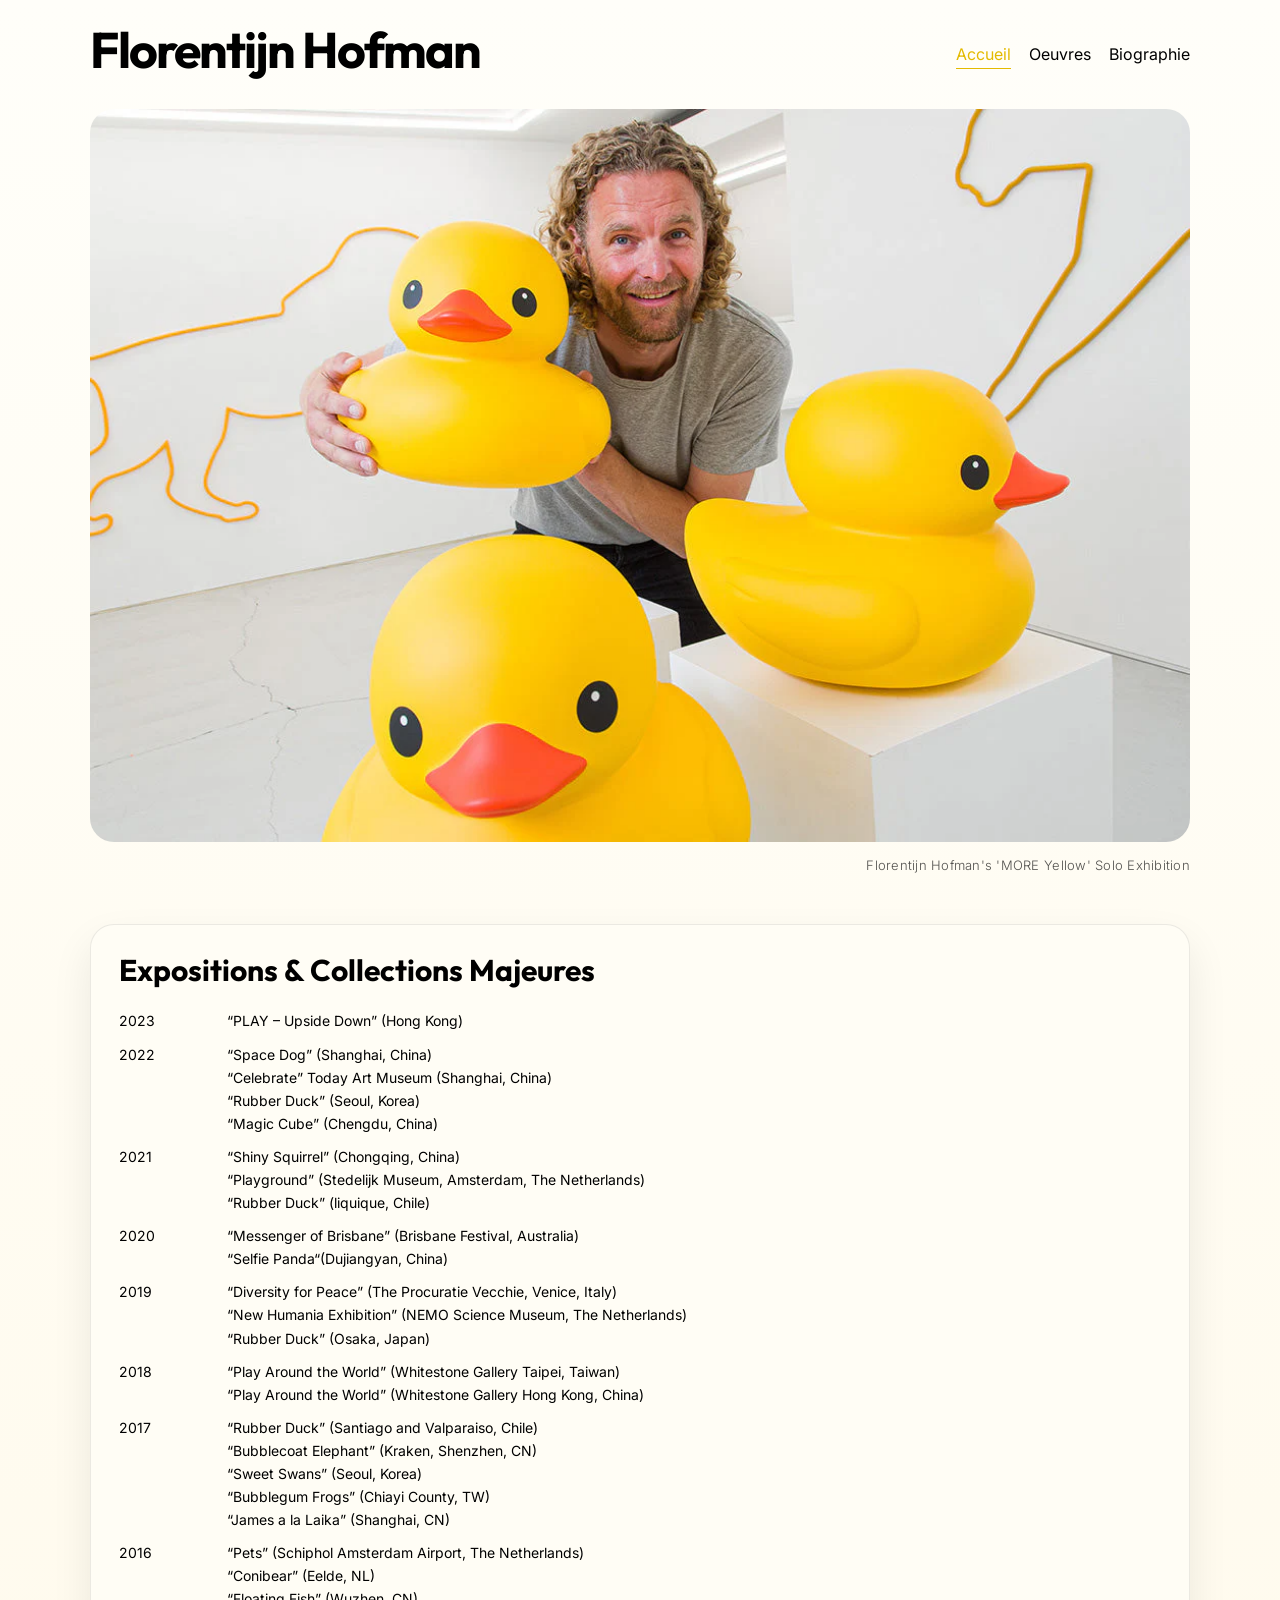
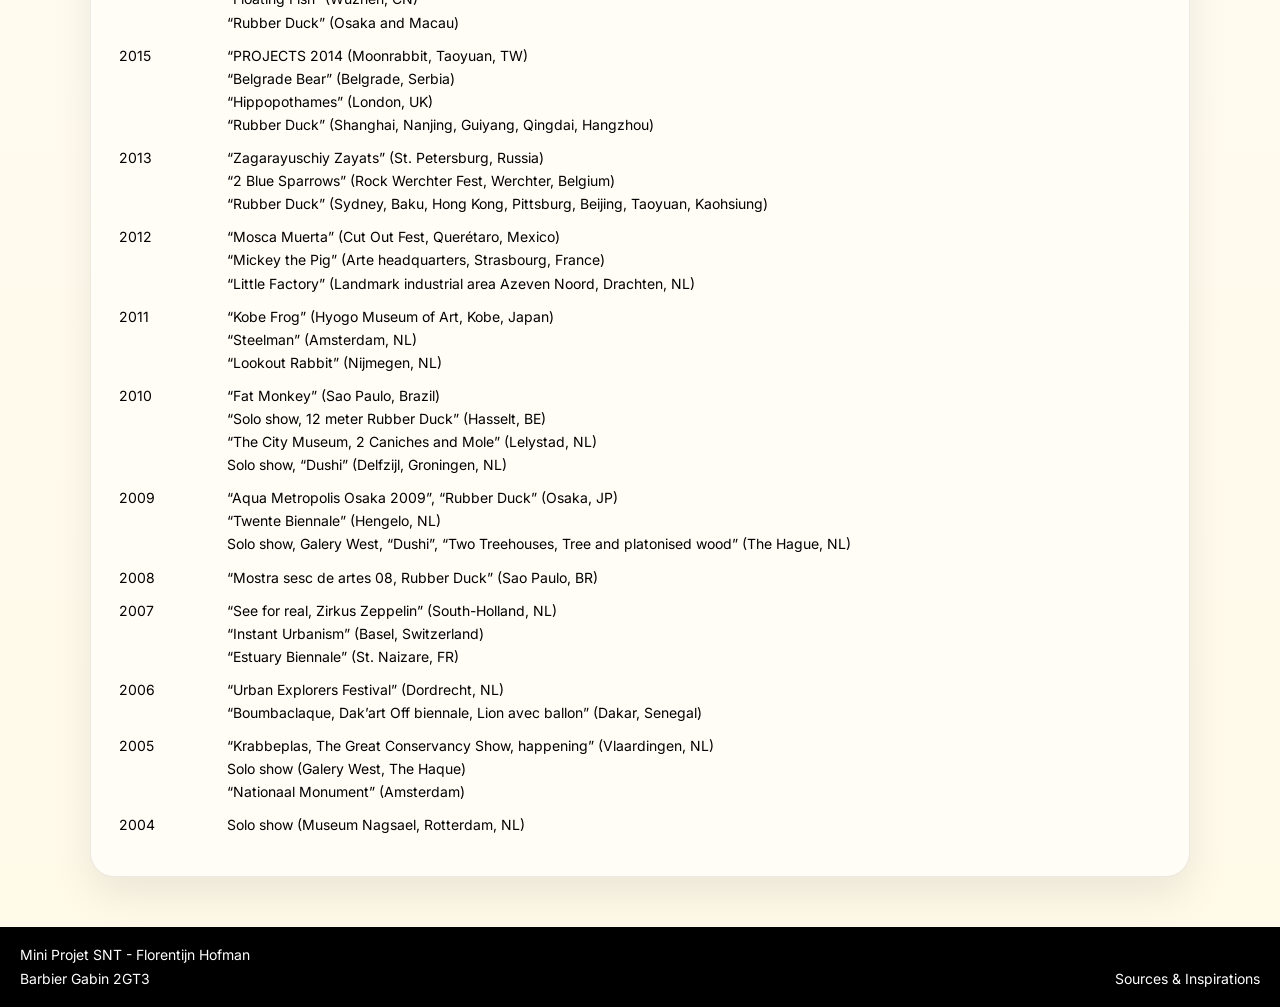
<file: index.html>
<!DOCTYPE html>
<html lang="fr">
    <head>
        <meta charset="UTF-8">
        <link rel="stylesheet" href="style.css">
        <link rel="icon" type="image/x-icon" href="assets/favicon.svg">
        <title>Accueil - Florentijn Hofman</title>
    </head>
    <body>
        <main>
            <nav>
                <h1 class="artist-name">Florentijn Hofman</h1>
                <ul>
                    <li><a class="active" href="index.html">Accueil</a></li>
                    <li><a href="oeuvres.html">Oeuvres</a></li>
                    <li><a href="bio.html">Biographie</a></li>
                </ul>
            </nav>
            <img src="assets/Image1.png" alt="Florentijn Hofman" class="cover-image">
            <p class="img-description">Florentijn Hofman's 'MORE Yellow' Solo Exhibition</p>
            <div class="exhibition-container">
                <h2>Expositions & Collections Majeures</h2>
                <dl class="exhibitionList">
                	<dt>2023</dt>
                	<dd>“PLAY – Upside Down” (Hong Kong)</dd>
                	<dt>2022</dt>
                	<dd>“Space Dog” (Shanghai, China)<br>
                	“Celebrate” Today Art Museum (Shanghai, China)<br>
                	“Rubber Duck” (Seoul, Korea)<br>
                	“Magic Cube” (Chengdu, China)</dd>
                	<dt>2021</dt>
                	<dd>“Shiny Squirrel” (Chongqing, China)<br>
                	“Playground” (Stedelijk Museum, Amsterdam, The Netherlands)<br>
                	“Rubber Duck” (liquique, Chile)</dd>
                	<dt>2020</dt>
                	<dd>“Messenger of Brisbane” (Brisbane Festival, Australia)<br>
                	“Selfie Panda“(Dujiangyan, China)</dd>
                	<dt>2019</dt>
                	<dd>“Diversity for Peace” (The Procuratie Vecchie, Venice, Italy)<br>
                	“New Humania Exhibition” (NEMO Science Museum, The Netherlands)<br>
                	“Rubber Duck” (Osaka, Japan)</dd>
                	<dt>2018</dt>
                	<dd>“Play Around the World” (Whitestone Gallery Taipei, Taiwan)<br>
                	“Play Around the World” (Whitestone Gallery Hong Kong, China)</dd>
                	<dt>2017</dt>
                	<dd>“Rubber Duck” (Santiago and Valparaiso, Chile)<br>
                	“Bubblecoat Elephant” (Kraken, Shenzhen, CN)<br>
                	“Sweet Swans” (Seoul, Korea)<br>
                	“Bubblegum Frogs” (Chiayi County, TW)<br>
                	“James a la Laika” (Shanghai, CN)</dd>
                	<dt>2016</dt>
                	<dd>“Pets” (Schiphol Amsterdam Airport, The Netherlands)<br>
                	“Conibear” (Eelde, NL)<br>
                	“Floating Fish” (Wuzhen, CN)<br>
                	“Rubber Duck” (Osaka and Macau)</dd>
                	<dt>2015</dt>
                	<dd>“PROJECTS 2014 (Moonrabbit, Taoyuan, TW)<br>
                	“Belgrade Bear” (Belgrade, Serbia)<br>
                	“Hippopothames” (London, UK)<br>
                	“Rubber Duck” (Shanghai, Nanjing, Guiyang, Qingdai, Hangzhou)</dd>
                	<dt>2013</dt>
                	<dd>“Zagarayuschiy Zayats” (St. Petersburg, Russia)<br>
                	“2 Blue Sparrows” (Rock Werchter Fest, Werchter, Belgium)<br>
                	“Rubber Duck” (Sydney, Baku, Hong Kong, Pittsburg, Beijing, Taoyuan, Kaohsiung)</dd>
                	<dt>2012</dt>
                	<dd>“Mosca Muerta” (Cut Out Fest, Querétaro, Mexico)<br>
                	“Mickey the Pig” (Arte headquarters, Strasbourg, France)<br>
                	“Little Factory” (Landmark industrial area Azeven Noord, Drachten, NL)</dd>
                	<dt>2011</dt>
                	<dd>“Kobe Frog” (Hyogo Museum of Art, Kobe, Japan)<br>
                	“Steelman” (Amsterdam, NL)<br>
                	“Lookout Rabbit” (Nijmegen, NL)</dd>
                	<dt>2010</dt>
                	<dd>“Fat Monkey” (Sao Paulo, Brazil)<br>
                	“Solo show, 12 meter Rubber Duck” (Hasselt, BE)<br>
                	“The City Museum, 2 Caniches and Mole” (Lelystad, NL)<br>
                	Solo show, “Dushi” (Delfzijl, Groningen, NL)</dd>
                	<dt>2009</dt>
                	<dd>“Aqua Metropolis Osaka 2009”, “Rubber Duck” (Osaka, JP)<br>
                	“Twente Biennale” (Hengelo, NL)<br>
                	Solo show, Galery West, “Dushi”, “Two Treehouses, Tree and platonised wood” (The Hague, NL)</dd>
                	<dt>2008</dt>
                	<dd>“Mostra sesc de artes 08, Rubber Duck” (Sao Paulo, BR)</dd>
                	<dt>2007</dt>
                	<dd>“See for real, Zirkus Zeppelin” (South-Holland, NL)<br>
                	“Instant Urbanism” (Basel, Switzerland)<br>
                	“Estuary Biennale” (St. Naizare, FR)</dd>
                	<dt>2006</dt>
                	<dd>“Urban Explorers Festival” (Dordrecht, NL)<br>
                	“Boumbaclaque, Dak’art Off biennale, Lion avec ballon” (Dakar, Senegal)</dd>
                	<dt>2005</dt>
                	<dd>“Krabbeplas, The Great Conservancy Show, happening” (Vlaardingen, NL)<br>
                	Solo show (Galery West, The Haque)<br>
                	“Nationaal Monument” (Amsterdam)</dd>
                	<dt>2004</dt>
                	<dd>Solo show (Museum Nagsael, Rotterdam, NL)</dd>
                </dl>
            </div>
        </main>
        <footer>
            <p>Mini Projet SNT - Florentijn Hofman<br>Barbier Gabin 2GT3</p>
            <a href="sources.html" class="sources-link"><p><br>Sources & Inspirations</p></a>
        </footer>
    </body>
</html>
</file>
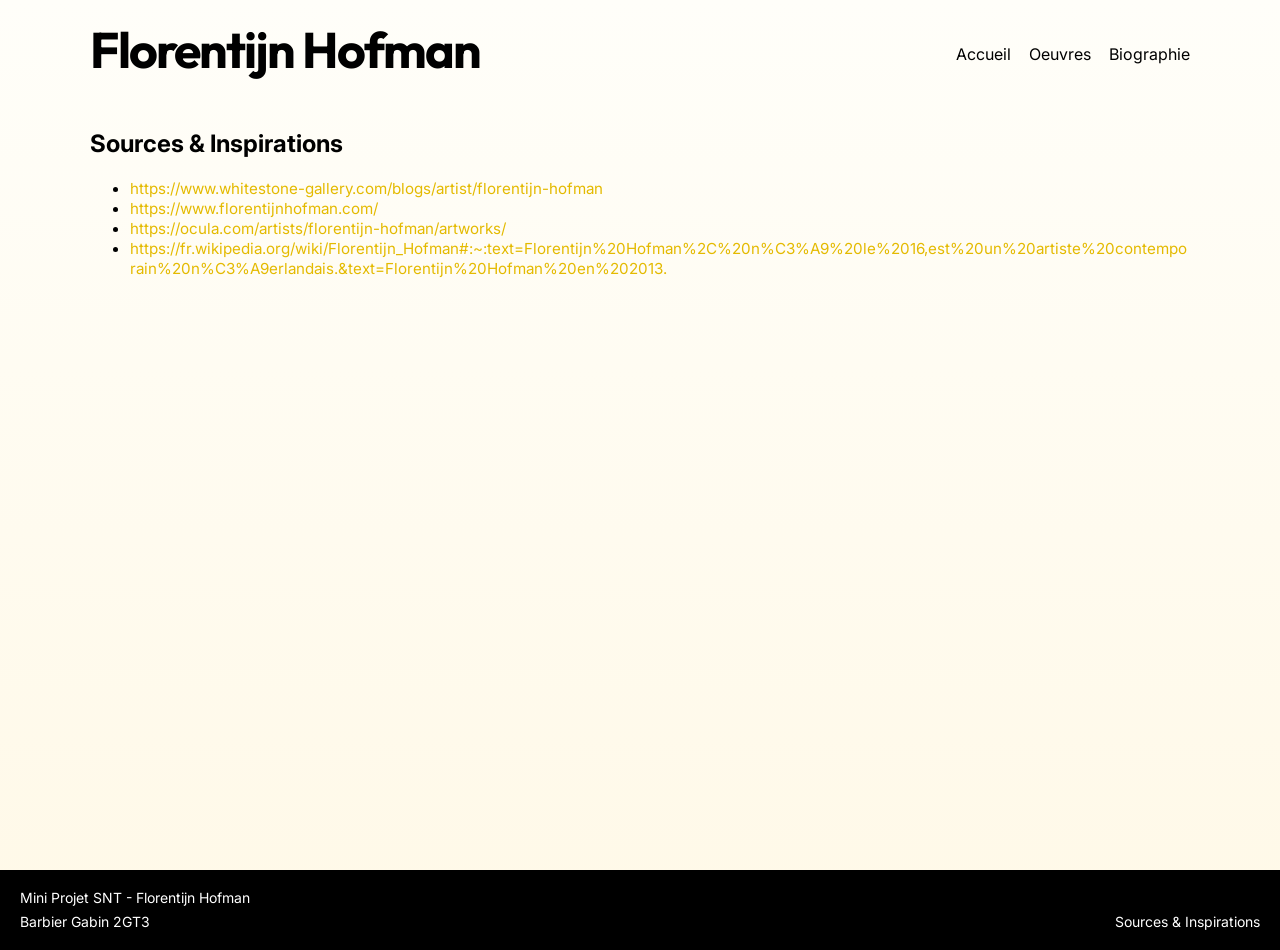
<file: sources.html>
<!DOCTYPE html>
<html lang="fr">
    <head>
        <meta charset="UTF-8">
        <link rel="stylesheet" href="style.css">
        <link rel="icon" type="image/x-icon" href="assets/favicon.svg">
        <title>Biographie - Florentijn Hofman</title>
    </head>
    <body>
        <nav>
            <h1 class="artist-name">Florentijn Hofman</h1>
            <ul>
                <li><a href="index.html">Accueil</a></li>
                <li><a href="oeuvres.html">Oeuvres</a></li>
                <li><a href="bio.html">Biographie</a></li>
            </ul>
        </nav>
        <main>
            <style>
                main {
                    font-family: "Inter", sans-serif;
                    word-wrap: break-word;

                    a {
                        font-size: 0.950rem;
                        word-wrap: break-word;
                        color: var(--accent);
                        text-decoration: none;
                    }
                }
            </style>
            <h2>Sources & Inspirations</h2>
            <ul>
                <li><a href="https://www.whitestone-gallery.com/blogs/artist/florentijn-hofman">https://www.whitestone-gallery.com/blogs/artist/florentijn-hofman</a></li>
                <li><a href="https://www.florentijnhofman.com/">https://www.florentijnhofman.com/</a></li>
                <li><a href="https://ocula.com/artists/florentijn-hofman/artworks/">https://ocula.com/artists/florentijn-hofman/artworks/</a></li>
                <li><a href="https://fr.wikipedia.org/wiki/Florentijn_Hofman#:~:text=Florentijn%20Hofman%2C%20n%C3%A9%20le%2016,est%20un%20artiste%20contemporain%20n%C3%A9erlandais.&text=Florentijn%20Hofman%20en%202013.">https://fr.wikipedia.org/wiki/Florentijn_Hofman#:~:text=Florentijn%20Hofman%2C%20n%C3%A9%20le%2016,est%20un%20artiste%20contemporain%20n%C3%A9erlandais.&text=Florentijn%20Hofman%20en%202013.</a></li>
            </ul>
        </main>
        <footer>
            <p>Mini Projet SNT - Florentijn Hofman<br>Barbier Gabin 2GT3</p>
            <a href="sources.html" class="sources-link"><p><br>Sources & Inspirations</p></a>
        </footer>
    </body>
</html>
</file>
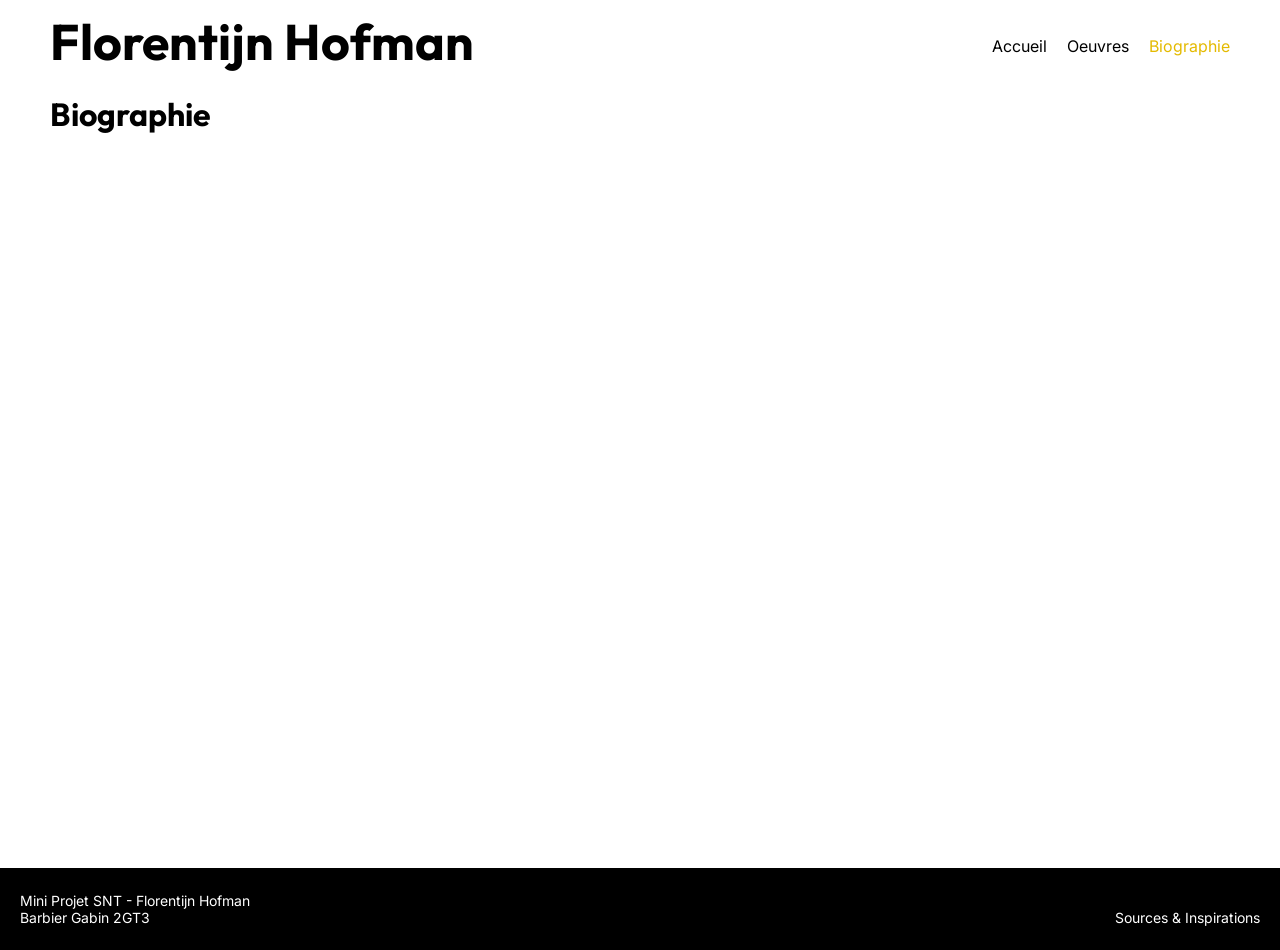
<file: SNT-Mini-Projet/bio.html>
<!DOCTYPE html>
<html lang="fr">
    <head>
        <meta charset="UTF-8">
        <link rel="stylesheet" href="style.css">
        <link rel="icon" type="image/x-icon" href="assets/favicon.svg">
        <title>Biographie - Florentijn Hofman</title>
    </head>
    <body>
        <nav>
            <h1 class="artist-name">Florentijn Hofman</h1>
            <ul>
                <li><a href="index.html">Accueil</a></li>
                <li><a href="oeuvres.html">Oeuvres</a></li>
                <li><a class="active" href="bio.html">Biographie</a></li>
            </ul>
        </nav>
        <main>
            <h1>Biographie</h1>
        </main>
        <footer>
            <p>Mini Projet SNT - Florentijn Hofman<br>Barbier Gabin 2GT3</p>
            <a href="sources.html" class="sources-link"><p><br>Sources & Inspirations</p></a>
        </footer>
    </body>
</html>
</file>
<file: style.css>
@import url('https://fonts.googleapis.com/css2?family=Inter:ital,opsz,wght@0,14..32,100..900;1,14..32,100..900&family=Outfit:wght@100..900&display=swap');

:root {
    --accent: #e4ba00;
    --white: #fff;
    --black: #000;
    --surface: #fffdf5;
    --border: rgba(0, 0, 0, 0.08);
    --shadow: 0 18px 40px rgba(0, 0, 0, 0.08);
    --text-soft: rgba(0, 0, 0, 0.68);
}

* {
    box-sizing: border-box;
}

body {
    display: flex;
    flex-direction: column;
    min-height: 100vh;
    margin: 0;
    padding: 0 50px;
    color: var(--black);
    background: linear-gradient(180deg, #fffef9 0%, #fff9e8 100%);
}

main {
    flex: 1;
    width: min(1100px, 100%);
    margin: 0 auto;
}

h1 {
    font-family: 'Outfit', sans-serif;
}

p {
    margin: 0;
    font-family: 'Inter', serif;
    font-size: 14px;
    line-height: 1.7;
    word-wrap: break-word;

    span {
        font-weight: 550;
    }
}

img {
    display: block;
    width: 100%;
    height: auto;
    margin-top: 20px;
    border-radius: 24px;

    
}

/* img.cover-image {
    padding-top: 0;
    margin-top: 20px;
} */

nav {
    display: flex;
    align-items: center;
    justify-content: space-between;
    gap: 24px;
    width: min(1100px, 100%);
    margin: 0 auto 28px;
    padding-top: 18px;

    h1 {
        margin: 0;
        font-size: clamp(38px, 5vw, 50px);
        letter-spacing: -0.04em;
    }

    ul {
        display: flex;
        align-items: center;
        justify-content: flex-end;
        flex-wrap: wrap;
        gap: 18px;
        margin: 0;
        padding: 8px 0 0;
        list-style: none;

        a {
            padding-bottom: 4px;
            color: var(--black);
            font-family: 'Inter', serif;
            text-decoration: none;
            border-bottom: 1px solid transparent;
            transition: color 0.2s ease, transform 0.2s ease, border-color 0.2s ease;
        }

        a:hover {
            color: var(--accent);
            transform: translateY(-1px);
            border-color: rgba(228, 186, 0, 0.45);
        }

        a.active {
            color: var(--accent);
            border-color: var(--accent);
        }
    }
}

footer {
    display: flex;
    align-items: flex-end;
    justify-content: space-between;
    gap: 20px;
    width: calc(100% + 100px);
    margin: 50px -50px -50px;
    background-color: var(--black);

    p {
        padding: 16px 20px;
        color: var(--white);
    }
}

.sources-link {
    color: var(--white);
    text-align: end;
    text-decoration: none;
    transition: opacity 0.2s ease;
}

.sources-link:hover {
    opacity: 0.8;
}

.img-description {
    margin-top: 12px;
    color: var(--text-soft);
    font-family: 'Inter', sans-serif;
    font-size: 13px;
    font-weight: 300;
    letter-spacing: 0.02em;
    text-align: right;
}

.exhibition-container,
.bio-box1,
.arts-text {
    background: var(--surface);
    border: 1px solid var(--border);
    box-shadow: var(--shadow);
}

.exhibition-container {
    margin-top: 48px;
    padding: 26px 28px;
    border-radius: 24px;

    h2 {
        margin: 0 0 20px;
        font-family: 'Outfit', sans-serif;
        font-size: 30px;
    }
}

dl {
    display: grid;
    grid-template-columns: 80px 1fr;
    gap: 10px 28px;
    font-family: 'Inter', serif;
    font-size: 14px;
    line-height: 1.65;

    dt {
        color: var(--black);
        font-weight: 400;
    }

    dd {
        margin: 0;
        color: var(--black);
    }
}

.bio {
    display: grid;
    grid-template-columns: minmax(0, 1.65fr) minmax(260px, 0.85fr);
    align-items: start;
    gap: 30px;
}

.bio-gallery {
    grid-column: 1 / -1;
    padding: 26px 28px;
    border: 1px solid var(--border);
    border-radius: 24px;
    background: var(--surface);
    box-shadow: var(--shadow);
}

.bio-carousel {
    display: grid;
    grid-auto-flow: column;
    grid-auto-columns: max-content;
    gap: 18px;
    overflow-x: auto;
    padding-bottom: 8px;
    scrollbar-width: none;
    scroll-snap-type: x mandatory;
    scroll-behavior: smooth;
}

.bio-carousel::-webkit-scrollbar {
    display: none;
}

.bio-carousel::-webkit-scrollbar-track {
    background: rgba(0, 0, 0, 0.08);
    border-radius: 999px;
}

.bio-carousel::-webkit-scrollbar-thumb {
    background: var(--accent);
    border-radius: 999px;
}

.bio-slide {
    margin: 0;
    position: relative;
    overflow: hidden;    
    border: 1px solid var(--border);
    border-radius: 20px;
    background: var(--white);
    scroll-snap-align: start;
    height: 280px;
    width: fit-content;

    img {
        width: auto;
        height: 100%;
        margin-top: 0;
        border-radius: 0;
        object-fit: cover;
        max-width: none;
    }

    figcaption {
        position: absolute;
        right: 0;
        bottom: 0;
        left: 0;
        padding: 18px 16px 14px;
        font-family: 'Inter', sans-serif;
        font-size: 13px;
        color: var(--white);
        background: linear-gradient(180deg, transparent 0%, rgba(0, 0, 0, 0.72) 100%);
    }
}

.bio-box1 {
    width: auto;
    padding: 26px 28px;
    border-radius: 24px;
}

.bio-box2 {
    display: flex;
    justify-content: center;
    padding-top: 20px;
}

.bio-complement {
    display: flex;
    align-items: center;
    justify-content: center;
    flex-wrap: wrap;
    gap: 18px;
    margin: 24px 0;
    padding: 18px 0;
    border-top: 1px solid var(--border);
    border-bottom: 1px solid var(--border);

    p {
        min-width: 120px;
        text-align: center;

        span {
            font-size: 18px;
        }
    }
}

.bio-img {
    width: 100%;
    max-width: 320px;
    padding-top: 0;
    box-shadow: var(--shadow);
}

.arts-text {
    max-width: 920px;
    margin: 16px 0 24px;
    padding: 22px 24px;
    border-radius: 22px;
}

::-webkit-scrollbar {
    width: 7px;
}

::-webkit-scrollbar-track {
    background: var(--white);
}

::-webkit-scrollbar-thumb {
    background: var(--black);
    padding-right: 10px;
    border-radius: 0;
}

@media (max-width: 820px) {
    body {
        padding: 0 20px;
    }

    nav {
        flex-direction: column;
        align-items: flex-start;
        margin-bottom: 20px;

        ul {
            justify-content: flex-start;
            padding-top: 0;
        }
    }

    main {
        width: 100%;
    }

    img {
        border-radius: 18px;
    }

    .exhibition-container,
    .bio-gallery,
    .bio-box1,
    .arts-text {
        padding: 20px;
        border-radius: 20px;
    }

    .bio {
        grid-template-columns: 1fr;
        gap: 12px;
    }

    .bio-slide {
        height: 240px;
    }

    .bio-box2 {
        justify-content: flex-start;
        padding-top: 0;
    }

    footer {
        flex-direction: column;
        align-items: flex-start;
        width: calc(100% + 40px);
        margin: 40px -20px -20px;
    }

    .sources-link {
        text-align: left;
    }
}

.gallery {
    --gap: 12px;
    display: grid;
    gap: var(--gap);

    img {
        width: 100%;
        height: auto;
        border-radius: 12px;
        display: block;
        margin: 0;
    }  

    .row1 {
        display: grid;
        grid-template-columns: 545fr 392fr;
        gap: var(--gap);
    }

    .row2 {
        display: grid;
        grid-template-columns: 511fr 427fr;
        gap: var(--gap);
    }

    .row3 { }

    .row4 {
        display: grid;
        grid-template-columns: 252fr 684fr;
        gap: var(--gap);
    }

    .row5 { }
}
</file>
<file: SNT-Mini-Projet/style.css>
@import url('https://fonts.googleapis.com/css2?family=Inter:ital,opsz,wght@0,14..32,100..900;1,14..32,100..900&family=Outfit:wght@100..900&display=swap');

:root {
    --accent: #e4ba00;
    --white: #fff;
    --black: #000;
}

body {
    padding: 0 50px;
    min-height: 100vh;
    display: flex;
    flex-direction: column;
    margin: 0;
}

p {
    font-family: 'Inter', serif;
    word-wrap: break-word;
}

h1 {
    font-family: 'Outfit', sans-serif;
}

/* Navbar */
nav {
    display: flex;
    justify-content: space-between;
    align-items: center;
    padding-top: 10px;
}

nav h1 {
    font-family: 'Outfit', sans-serif;
    font-size: 50px;
    margin: 0 0;
}

nav ul {
    list-style-type: none;
    display: flex;
    align-items: center;
    justify-content: flex-end;
    padding-top: 8px;
    gap: 20px;

    a {
        text-decoration: none;
        font-family: 'Inter', serif;
        color: var(--black);
    }

    a:hover {
        color: var(--accent);
        text-decoration: none;
        transition: 0.2s;
    }

    a.active {
        color: var(--accent);
        text-decoration: none;
    }
}

/* Image */
img {
    width: 100%;
    height: auto;
    padding-top: 20px;
}

.img-description {
    font-family: 'Inter', sans-serif;
    font-weight: 300;
    opacity: 0.9;
    font-size: 13px;
    margin-top: 0px;
    text-align: right;
}

/* Footer */

main {
    flex: 1;
}

footer {
    display: flex;
    flex-direction: row;
    justify-content: space-between;
    width: calc(100% + 100px);
    margin: 50px -50px  -50px;
    background-color: var(--black);

    p {
        padding: 10px 20px;
        color: var(--white);
    }
}

p {
    font-family: 'Inter', serif;
    font-size: 14px;
}

.sources-link {
    color: var(--white);
    text-decoration: none;
    text-align: end;
}
/* Scrollbar */
::-webkit-scrollbar {
    width: 7px;
}

::-webkit-scrollbar-track {
    background: var(--white);
}

::-webkit-scrollbar-thumb {
    background: var(--black);
    padding-right: 10px;
    border-radius: 0;
}

/* Galery */
/* .galery {
    display: grid;
    grid-template-columns: 1fr 1fr;
    gap: 10px;
}

.galery img {
    width: 100%;
    aspect-ratio: 4/3;
    object-fit: cover;
    padding-top: 0;
}

.galery img:nth-child(5),
.galery img:nth-child(8) {
    grid-column: span 2;
    aspect-ratio: 16/6;
} */

/* Exhibition */
.exhibition-container {
    margin-top: 65px;
}

.exhibition-container h2 {
    font-family: 'Outfit', sans-serif;
    font-size: 30px;
    margin: 0 0 20px 0;
}

dl {
    display: grid;
    grid-template-columns: 80px 1fr;
    gap: 8px 40px;
    font-family: 'Inter', serif;
    font-size: 14px;
}

dt {
    font-weight: 400;
    color: var(--black);
}

dd {
    margin: 0;
    color: var(--black);
}
</file>
